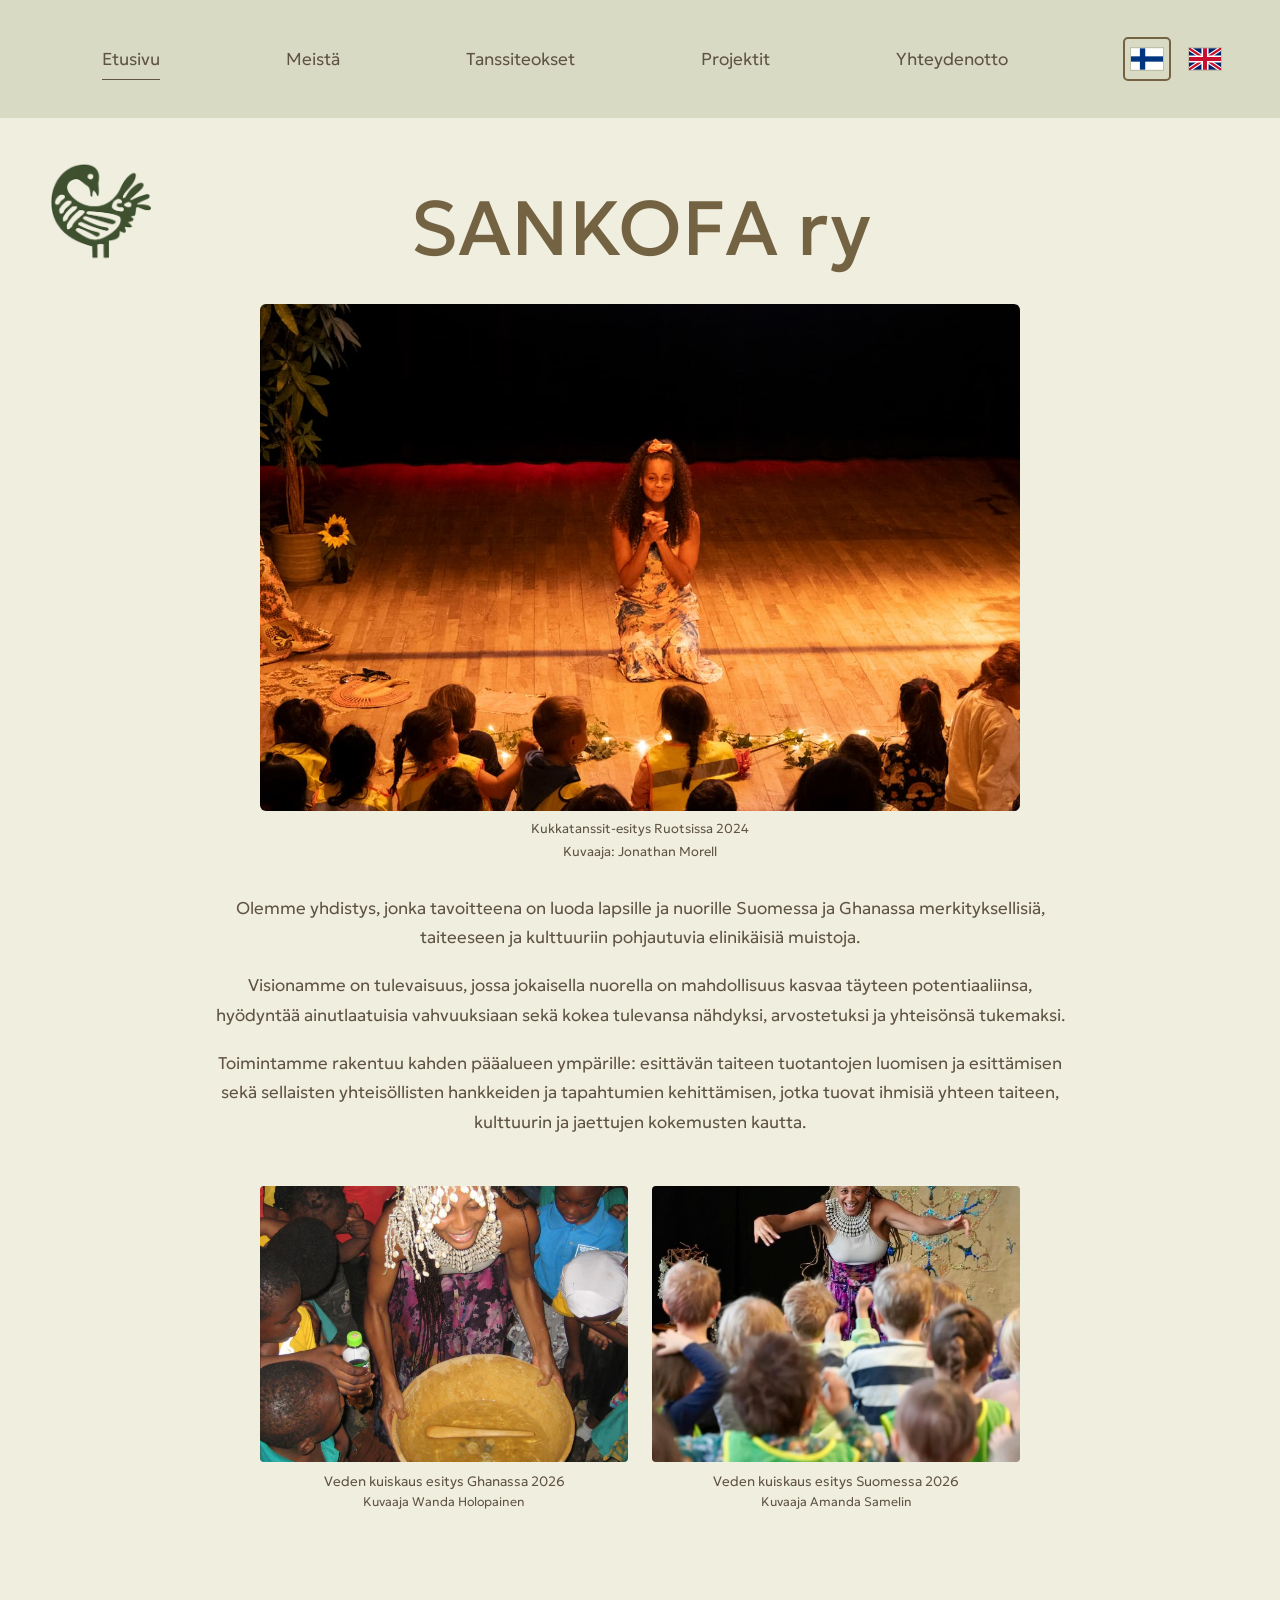
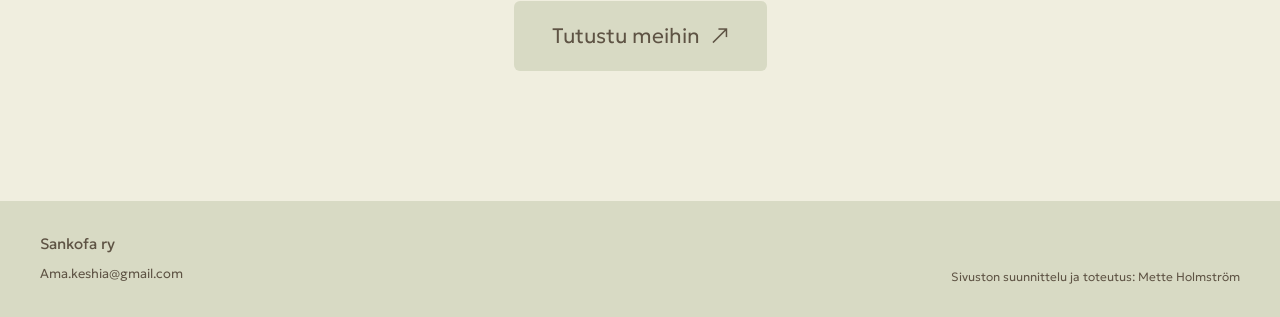
<file: index.html>
<!DOCTYPE html>
<html lang="fi">
<head>
  <meta charset="UTF-8">
  <meta name="viewport" content="width=device-width, initial-scale=1.0">

  <title>Etusivu | Sankofa ry</title>
  <meta
    name="description"
    content="Taide- ja kulttuurielämyksiä lapsille ja nuorille Suomessa ja Ghanassa."
  >

  <link rel="preconnect" href="https://fonts.googleapis.com">
  <link rel="preconnect" href="https://fonts.gstatic.com" crossorigin>
  <link
    href="https://fonts.googleapis.com/css2?family=Geologica:wght@200;300;400;500;600&display=swap"
    rel="stylesheet"
  >

  <link rel="stylesheet" href="css/styles.css">
  <script src="js/script.js" defer></script>
</head>

<body data-page="etusivu">
  <a class="skip-link" href="#main-content" data-en="Skip to content">
    Siirry sisältöön
  </a>

  <header class="site-header" id="site-header"></header>

  <main id="main-content" tabindex="-1">
    <section class="page home-page" aria-labelledby="home-heading">
     <a class="home-logo" href="index.html" aria-label="Sankofa ry">
  <img src="images/logo.png" alt="Sankofa ry">
</a> 
      <div class="home-content">
        <h1 id="home-heading">SANKOFA ry</h1>
        <figure class="home-photo">
  <img
    data-content-image="kuva"
    src="images/etusivu-kuva .jpg"
    alt="Kukkatanssit-esityksen tunnelmaa Ruotsissa vuonna 2024"
    data-alt-en="A moment from the Flower Dances performance in Sweden in 2024"
  >
<figcaption>
  <span
    data-content="kuvateksti"
    data-en="Flower Dances performance in Sweden, 2024"
  >
    Kukkatanssit-esitys Ruotsissa 2024
  </span>

  <span
    data-content="kuvaaja"
    data-en="Photo by Jonathan Morell"
  >
    Kuvaaja: Jonathan Morell
  </span>
</figcaption>

</figure>

  <p class="home-intro-text" data-content="esittely1" data-en="We are an association that aims to create meaningful, lasting memories through art and culture for children and young people in Finland and Ghana.">
  Olemme yhdistys, jonka tavoitteena on luoda lapsille ja nuorille Suomessa ja Ghanassa merkityksellisiä, taiteeseen ja kulttuuriin pohjautuvia elinikäisiä muistoja.
  </p>

  <p class="home-intro-text" data-content="esittely2" data-en="We envision a future where every young person has the opportunity to reach their full potential, draw on their unique strengths, and feel seen, valued and supported by their community.">
  Visionamme on tulevaisuus, jossa jokaisella nuorella on mahdollisuus kasvaa täyteen potentiaaliinsa, hyödyntää ainutlaatuisia vahvuuksiaan sekä kokea tulevansa nähdyksi, arvostetuksi ja yhteisönsä tukemaksi.
  </p>

  <p class="home-intro-text" data-content="esittely3" data-en="Our work is built around two main areas: creating and presenting performing arts productions, and developing community projects and events that bring people together through art, culture and shared experiences.">
  Toimintamme rakentuu kahden pääalueen ympärille: esittävän taiteen tuotantojen luomisen ja esittämisen sekä sellaisten yhteisöllisten hankkeiden ja tapahtumien kehittämisen, jotka tuovat ihmisiä yhteen taiteen, kulttuurin ja jaettujen kokemusten kautta.
  </p>

  <div class="home-images">
  <figure class="home-image-card">
   <img
  data-content-image="kuva2"
  src="images/amajalapset.jpg"
  alt="Veden kuiskaus -esitys Ghanassa"
  data-alt-en="Water's Whisper performance in Ghana"
>
    <figcaption>
<span
  data-content="kuva2_teksti"
  data-en="Waters Whisper performance in Ghana, 2026"
>
  Veden kuiskaus esitys Ghanassa 2026
</span><br>
<span
  class="image-credit"
  data-content="kuva2_kuvaaja"
  data-en="Photo: Wanda Holopainen"
>
  Kuvaaja Wanda Holopainen
</span>
    </figcaption>
  </figure>
<figure class="home-image-card">
  <img
    data-content-image="kuva3"
    src="images/vedenkuiskaus1.jpg"
    alt="Veden kuiskaus -esitys Suomessa"
    data-alt-en="Water's Whisper performance in Finland"
  >
  <figcaption>
    <span
      data-content="kuva3_teksti"
      data-en="Water's Whisper performance in Finland, 2026"
    >
      Veden kuiskaus esitys Suomessa 2026
    </span><br>
    <span
      class="image-credit"
      data-content="kuva3_kuvaaja"
      data-en="Photo: Amanda Samelin"
    >
      Kuvaaja Amanda Samelin
    </span>
  </figcaption>
</figure>

</div>

        <a class="button" href="meistä.html">
          <span data-en="Get to know us">Tutustu meihin</span>
          <span aria-hidden="true">↗</span>
        </a>
      </div>
    </section>
  </main>

  <footer class="site-footer" id="site-footer"></footer>
</body>
</html>
</file>
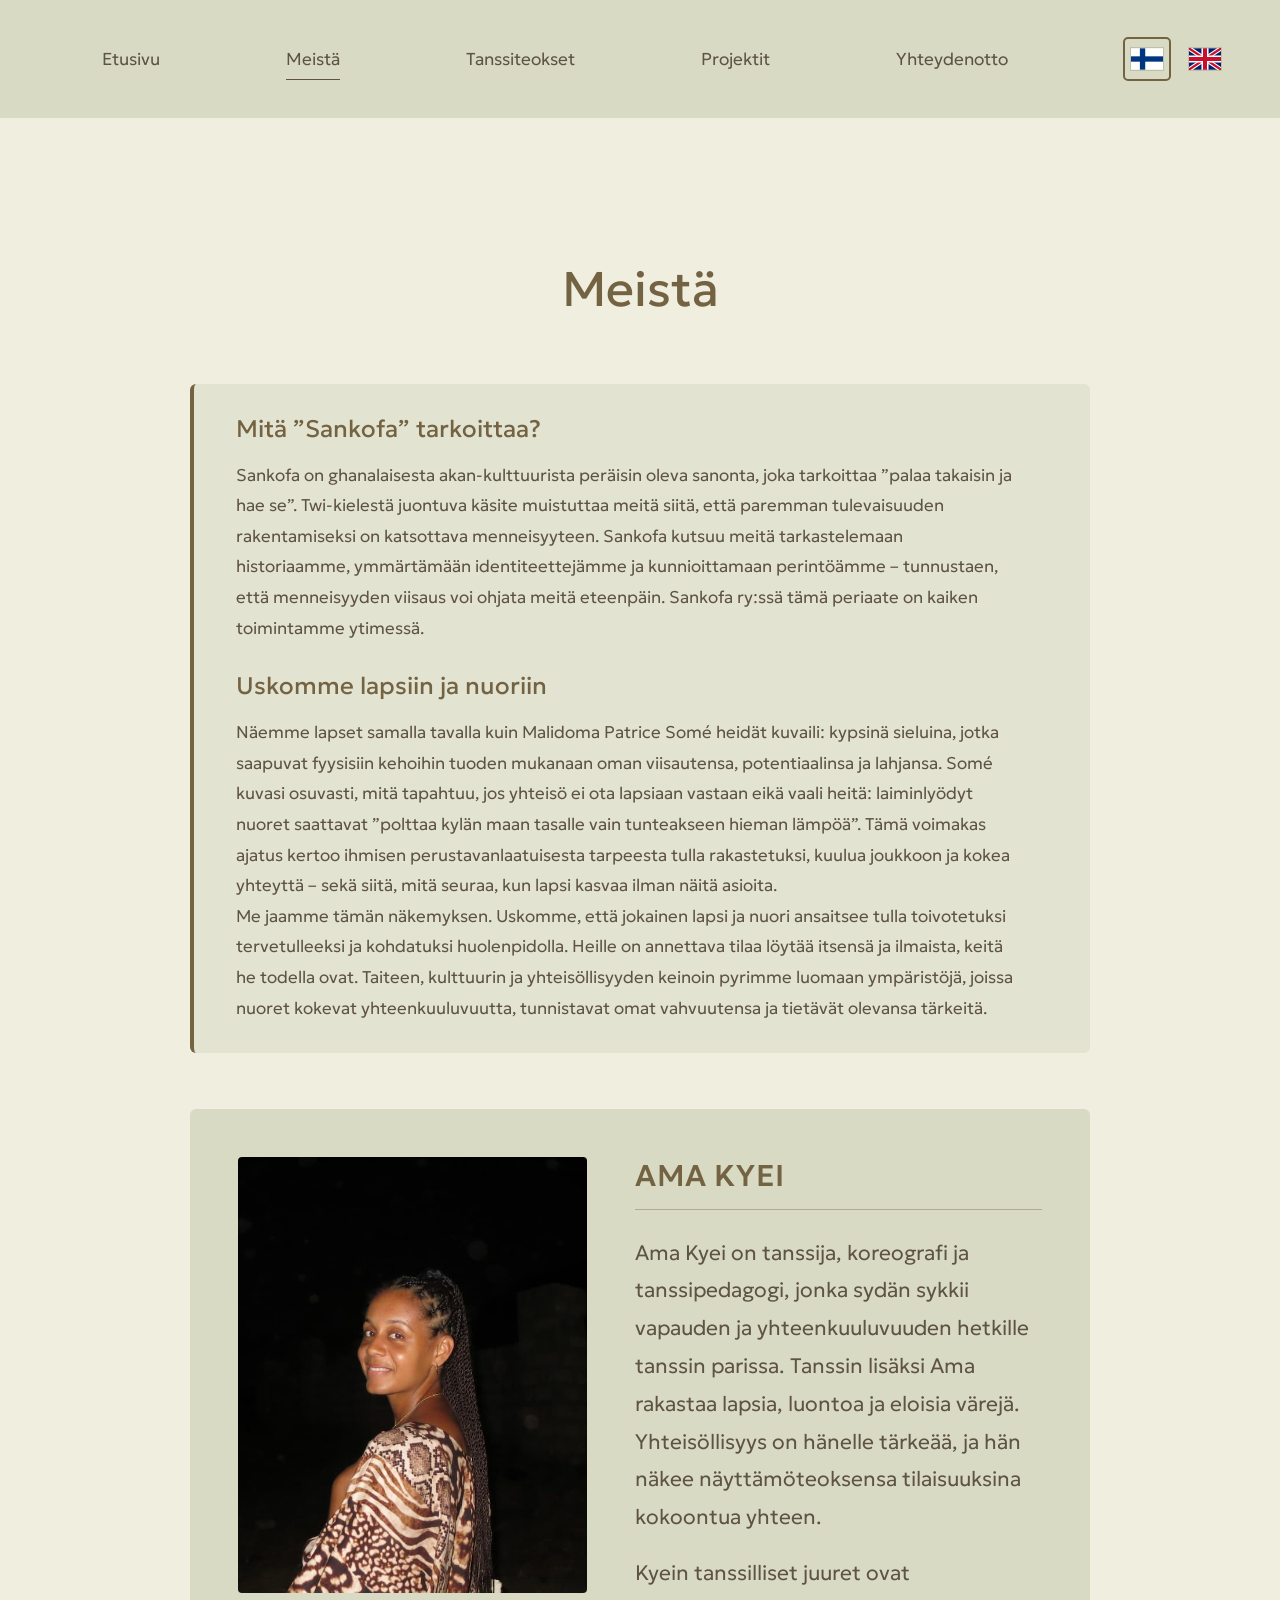
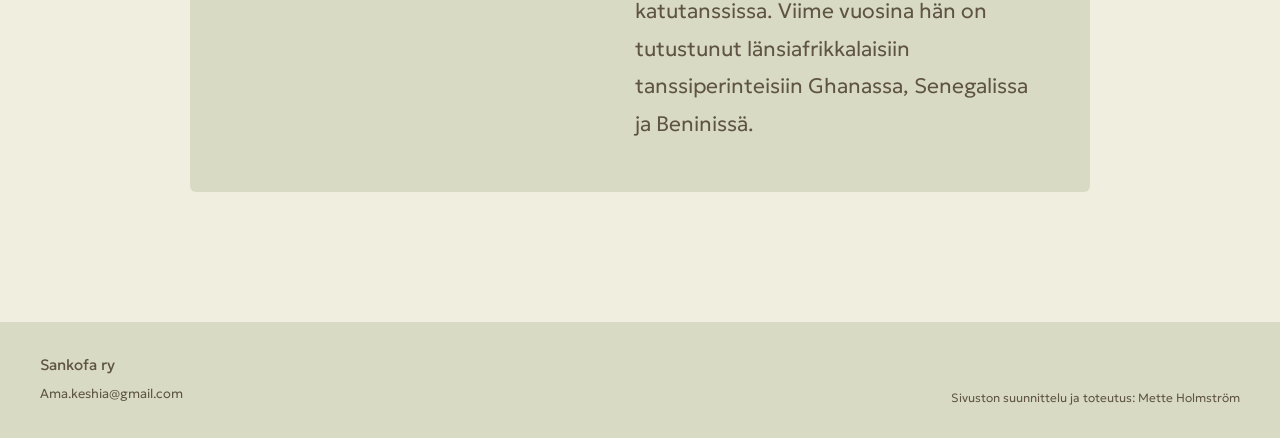
<file: meistä.html>
<!DOCTYPE html>
<html lang="fi">
<head>
  <meta charset="UTF-8">
  <meta name="viewport" content="width=device-width, initial-scale=1.0">

  <title>Meistä | Sankofa ry</title>
  <meta
    name="description"
    content="Tutustu tanssija, koreografi ja tanssipedagogi Ama Kyeihin."
  >

  <link rel="preconnect" href="https://fonts.googleapis.com">
  <link rel="preconnect" href="https://fonts.gstatic.com" crossorigin>
  <link
    href="https://fonts.googleapis.com/css2?family=Geologica:wght@200;300;400;500;600&display=swap"
    rel="stylesheet"
  >

  <link rel="stylesheet" href="css/styles.css">
  <script src="js/script.js" defer></script>
</head>

<body data-page="meista">
  <a class="skip-link" href="#main-content" data-en="Skip to content">
    Siirry sisältöön
  </a>

  <header class="site-header" id="site-header"></header>

  <main id="main-content" tabindex="-1">
    <section class="page" aria-labelledby="about-heading">
      <div class="content-container">
        <h1
          id="about-heading"
          class="page-heading"
          data-content="otsikko"
          data-en="About us"
        >
          Meistä
        </h1>
        <section class="sankofa-meaning">
  <h2 data-content="sankofa_otsikko" data-en="What does “Sankofa” mean?">
  Mitä ”Sankofa” tarkoittaa?
</h2>

  <p data-content="sankofa_teksti" data-en="Sankofa is a saying rooted in Ghanaian Akan culture, meaning “go back and get it.” The concept, which comes from the Twi language, reminds us that building a better future requires looking to the past. Sankofa invites us to reflect on our history, understand our identities and honour our heritage, recognising that the wisdom of the past can guide us forward. At Sankofa ry, this principle is at the heart of everything we do.">
    Sankofa on ghanalaisesta akan-kulttuurista peräisin oleva sanonta, joka tarkoittaa ”palaa takaisin ja hae se”. Twi-kielestä juontuva käsite muistuttaa meitä siitä, että paremman tulevaisuuden rakentamiseksi on katsottava menneisyyteen. Sankofa kutsuu meitä tarkastelemaan historiaamme, ymmärtämään identiteettejämme ja kunnioittamaan perintöämme – tunnustaen, että menneisyyden viisaus voi ohjata meitä eteenpäin. Sankofa ry:ssä tämä periaate on kaiken toimintamme ytimessä.</p>
  <h2 data-content="lapset_otsikko" data-en="We believe in children and young people">
  Uskomme lapsiin ja nuoriin
</h2>

<p data-content="lapset_teksti1" data-en="We see children as Malidoma Patrice Somé described them: mature souls who arrive in physical bodies carrying their own wisdom, potential and gifts. Somé vividly described what can happen when a community does not welcome and nurture its children: neglected young people may “burn the village down just to feel a little warmth.” This powerful idea speaks to the fundamental human need to be loved, to belong and to feel connected—and to what can happen when a child grows up without these things.">
  Näemme lapset samalla tavalla kuin Malidoma Patrice Somé heidät kuvaili: kypsinä sieluina, jotka saapuvat fyysisiin kehoihin tuoden mukanaan oman viisautensa, potentiaalinsa ja lahjansa. Somé kuvasi osuvasti, mitä tapahtuu, jos yhteisö ei ota lapsiaan vastaan eikä vaali heitä: laiminlyödyt nuoret saattavat ”polttaa kylän maan tasalle vain tunteakseen hieman lämpöä”. Tämä voimakas ajatus kertoo ihmisen perustavanlaatuisesta tarpeesta tulla rakastetuksi, kuulua joukkoon ja kokea yhteyttä – sekä siitä, mitä seuraa, kun lapsi kasvaa ilman näitä asioita.
</p>

<p data-content="lapset_teksti2" data-en="We share this perspective. We believe that every child and young person deserves to be welcomed and met with care. They need space to discover themselves and express who they truly are. Through art, culture and community, we aim to create environments where young people experience belonging, recognise their strengths and know that they matter.">
  Me jaamme tämän näkemyksen. Uskomme, että jokainen lapsi ja nuori ansaitsee tulla toivotetuksi tervetulleeksi ja kohdatuksi huolenpidolla. Heille on annettava tilaa löytää itsensä ja ilmaista, keitä he todella ovat. Taiteen, kulttuurin ja yhteisöllisyyden keinoin pyrimme luomaan ympäristöjä, joissa nuoret kokevat yhteenkuuluvuutta, tunnistavat omat vahvuutensa ja tietävät olevansa tärkeitä.
</p>
</section>
        <article class="about-card">
          <figure class="photo-frame portrait-photo">   
        <img
         data-content-image="ama_kuva"
         src="images/ama-kuva.jpg"
        alt="Ama Kyei"
>
            <span class="photo-placeholder" hidden>
              <span data-en="Add a photo of Ama Kyei">
                Lisää Ama Kyein kuva
              </span>
            </span>
          </figure>

          <div class="about-text">
            <h2 data-content="ama_otsikko">AMA KYEI</h2>
          <p
           data-content="ama_teksti1"
           data-en="Ama Kyei is a dancer, choreographer and dance pedagogue whose heart beats for finding moments of freedom and belonging through dance. Besides dance, Ama loves children, nature and vibrant colours. Community is close to her heart, and she sees her stage works as gatherings."
>

              Ama Kyei on tanssija, koreografi ja tanssipedagogi,
              jonka sydän sykkii vapauden ja yhteenkuuluvuuden
              hetkille tanssin parissa. Tanssin lisäksi Ama
              rakastaa lapsia, luontoa ja eloisia värejä.
              Yhteisöllisyys on hänelle tärkeää, ja hän näkee
              näyttämöteoksensa tilaisuuksina kokoontua yhteen.
            </p>
             <p
             data-content="ama_teksti2"
             data-en="Kyei’s dance roots are in street dance. In recent years, she has been exploring West African dance traditions in Ghana, Senegal and Benin."
            >

              Kyein tanssilliset juuret ovat katutanssissa.
              Viime vuosina hän on tutustunut länsiafrikkalaisiin
              tanssiperinteisiin Ghanassa, Senegalissa ja Beninissä.
            </p>
          </div>
        </article>
      </div>
    </section>
  </main>

  <footer class="site-footer" id="site-footer"></footer>
</body>
</html>
</file>
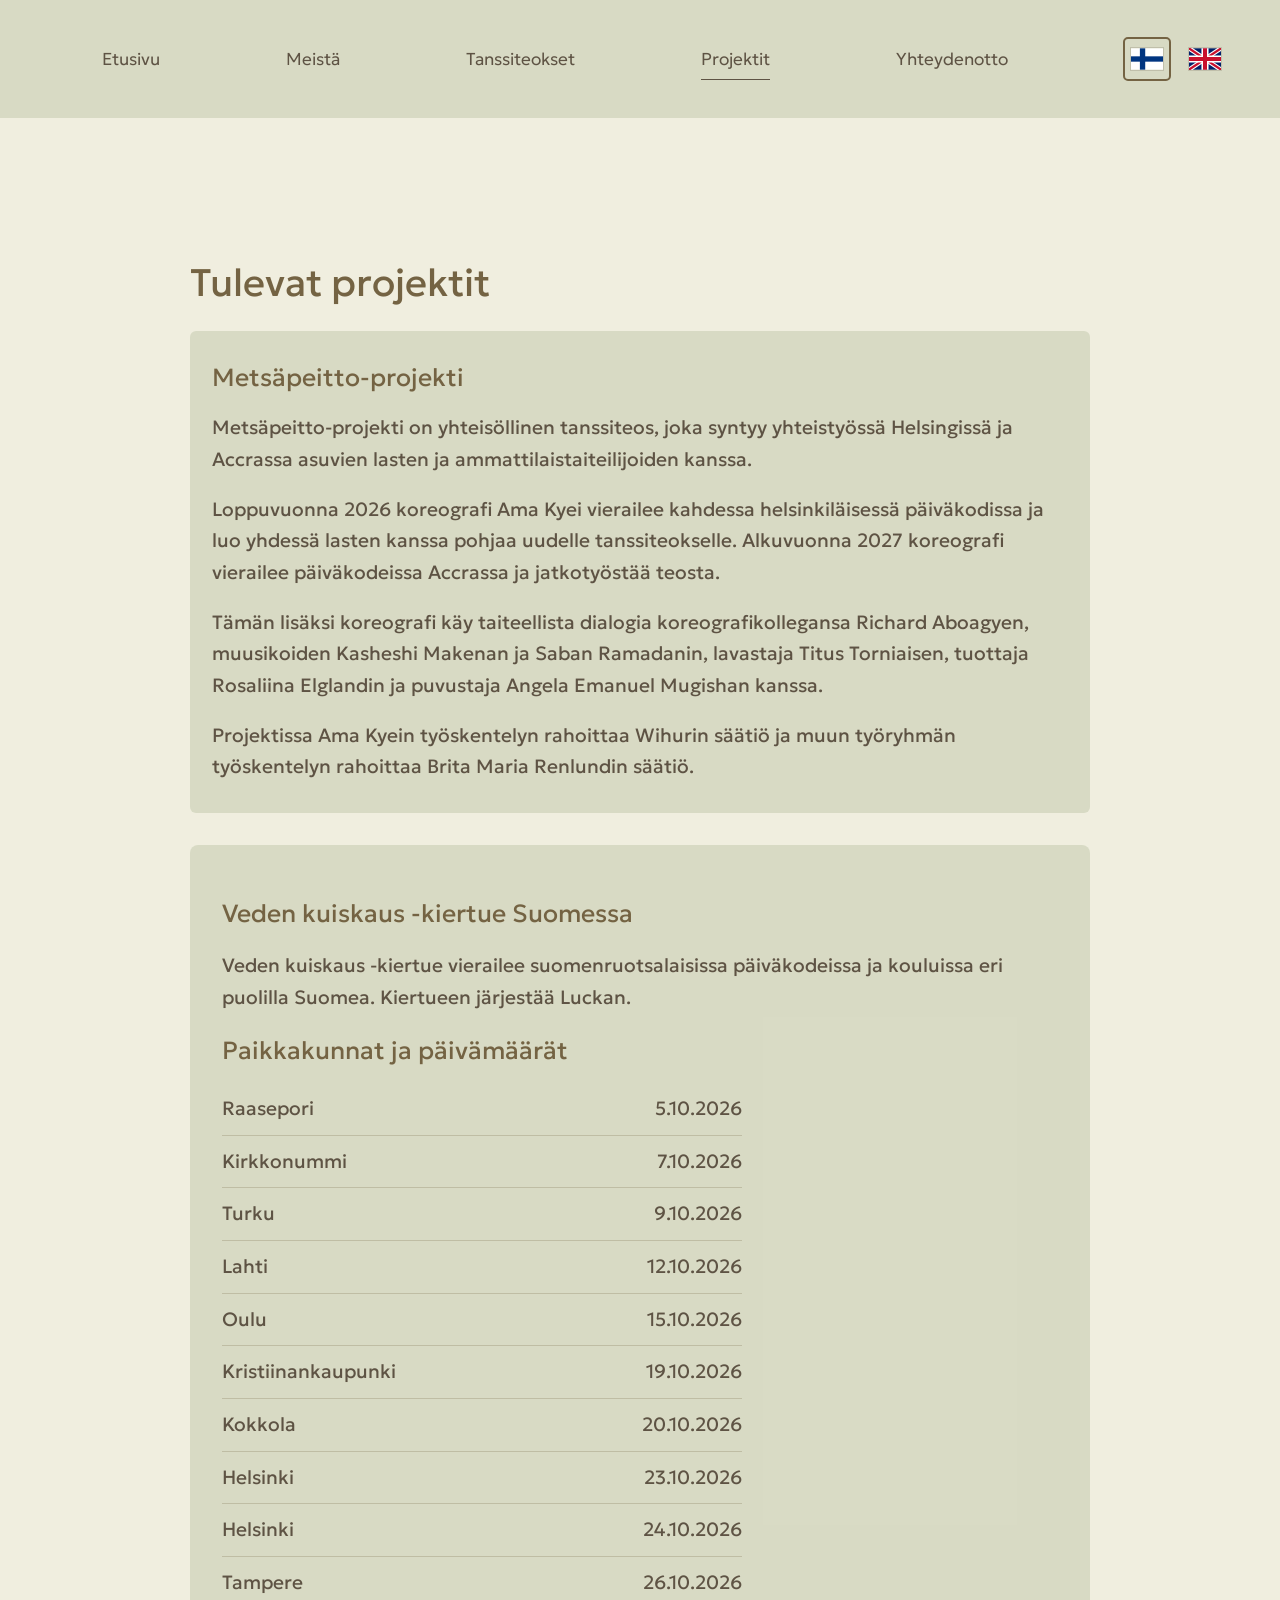
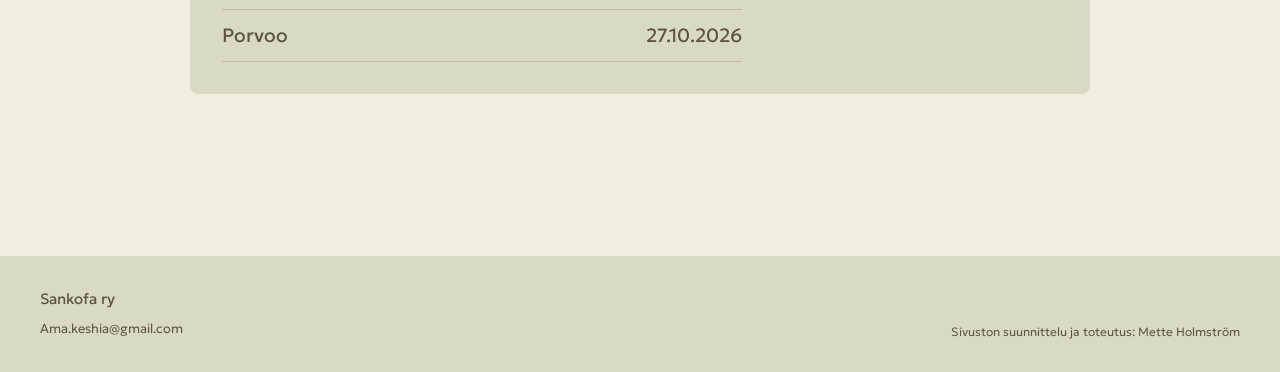
<file: projektit.html>
<!DOCTYPE html>
<html lang="fi">
<head>
  <meta charset="UTF-8">
  <meta name="viewport" content="width=device-width, initial-scale=1.0">

  <title>Projektit | Sankofa ry</title>
  <meta
    name="description"
    content="Sankofa ry:n tulevat projektit ja menneet tapahtumat."
  >

  <link rel="preconnect" href="https://fonts.googleapis.com">
  <link rel="preconnect" href="https://fonts.gstatic.com" crossorigin>
  <link
    href="https://fonts.googleapis.com/css2?family=Geologica:wght@200;300;400;500;600&display=swap"
    rel="stylesheet"
  >

  <link rel="stylesheet" href="css/styles.css">
  <script src="js/script.js" defer></script>
</head>

<body data-page="projektit">
  <a class="skip-link" href="#main-content" data-en="Skip to content">
    Siirry sisältöön
  </a>

  <header class="site-header" id="site-header"></header>

  <main id="main-content" tabindex="-1">
    <div class="page projects-page">
      <div class="content-container">

        <section aria-labelledby="projects-heading">
          <h1 id="projects-heading" data-en="Upcoming projects">
            Tulevat projektit
          </h1>

          <p
            class="projects-introduction"
            data-en="Here we share information about upcoming events."
          >
          </p>

          <!--
            Muokkaa tapahtuman tiedot tähän.
            Lisää uusi tapahtuma kopioimalla koko article-elementti.
          -->
<article class="event-card">
  <h2 data-en="Metsäpeitto project">Metsäpeitto-projekti</h2>

  <p data-en="Metsäpeitto is a community dance project created in collaboration with children and professional artists living in Helsinki and Accra.">
    Metsäpeitto-projekti on yhteisöllinen tanssiteos, joka syntyy
    yhteistyössä Helsingissä ja Accrassa asuvien lasten ja
    ammattilaistaiteilijoiden kanssa.
  </p>

  <p data-en="In late 2026, choreographer Ama Kyei will visit two daycare centres in Helsinki and work with the children to lay the foundations for a new dance piece. In early 2027, she will visit daycare centres in Accra to develop the piece further.">
    Loppuvuonna 2026 koreografi Ama Kyei vierailee kahdessa
    helsinkiläisessä päiväkodissa ja luo yhdessä lasten kanssa
    pohjaa uudelle tanssiteokselle. Alkuvuonna 2027 koreografi
    vierailee päiväkodeissa Accrassa ja jatkotyöstää teosta.
  </p>

  <p data-en="The choreographer will also engage in artistic dialogue with fellow choreographer Richard Aboagye, musicians Kasheshi Makena and Saban Ramadan, set designer Titus Torniainen, producer Rosaliina Elgland and costume designer Angela Emanuel Mugisha.">
    Tämän lisäksi koreografi käy taiteellista dialogia
    koreografikollegansa Richard Aboagyen, muusikoiden
    Kasheshi Makenan ja Saban Ramadanin, lavastaja Titus
    Torniaisen, tuottaja Rosaliina Elglandin ja puvustaja
    Angela Emanuel Mugishan kanssa.
  </p>

  <p data-en="Ama Kyei’s work on the project is funded by the Wihuri Foundation, while the work of the rest of the artistic team is funded by the Brita Maria Renlund Foundation.">
    Projektissa Ama Kyein työskentelyn rahoittaa Wihurin
    säätiö ja muun työryhmän työskentelyn rahoittaa
    Brita Maria Renlundin säätiö.
  </p>
</article>
<article class="tour-project">
  <h2 data-en="Water’s Whisper Tour in Finland">
    Veden kuiskaus -kiertue Suomessa
  </h2>

  <p data-en="The Water’s Whisper tour will visit Swedish-speaking preschools and schools across Finland. The tour is organized by Luckan.">
    Veden kuiskaus -kiertue vierailee suomenruotsalaisissa päiväkodeissa ja
    kouluissa eri puolilla Suomea. Kiertueen järjestää Luckan.
  </p>

  <h3 data-en="Locations and dates">Paikkakunnat ja päivämäärät</h3>

  <ul class="tour-dates">
    <li><span data-en="Raseborg">Raasepori</span><span data-en="5 October 2026">5.10.2026</span></li>
    <li><span>Kirkkonummi</span><span data-en="7 October 2026">7.10.2026</span></li>
    <li><span>Turku</span><span data-en="9 October 2026">9.10.2026</span></li>
    <li><span>Lahti</span><span data-en="12 October 2026">12.10.2026</span></li>
    <li><span>Oulu</span><span data-en="15 October 2026">15.10.2026</span></li>
    <li><span>Kristiinankaupunki</span><span data-en="19 October 2026">19.10.2026</span></li>
    <li><span>Kokkola</span><span data-en="20 October 2026">20.10.2026</span></li>
    <li><span>Helsinki</span><span data-en="23 October 2026">23.10.2026</span></li>
    <li><span>Helsinki</span><span data-en="24 October 2026">24.10.2026</span></li>
    <li><span>Tampere</span><span data-en="26 October 2026">26.10.2026</span></li>
    <li><span>Porvoo</span><span data-en="27 October 2026">27.10.2026</span></li>
  </ul>
  </article>
  <!-- Hallintapaneelista lisätyt projektit -->
  <div id="new-projects"></div>
        </section>
      </div>
    </div>
  </main>

  <footer class="site-footer" id="site-footer"></footer>
</body>
</html>
</file>
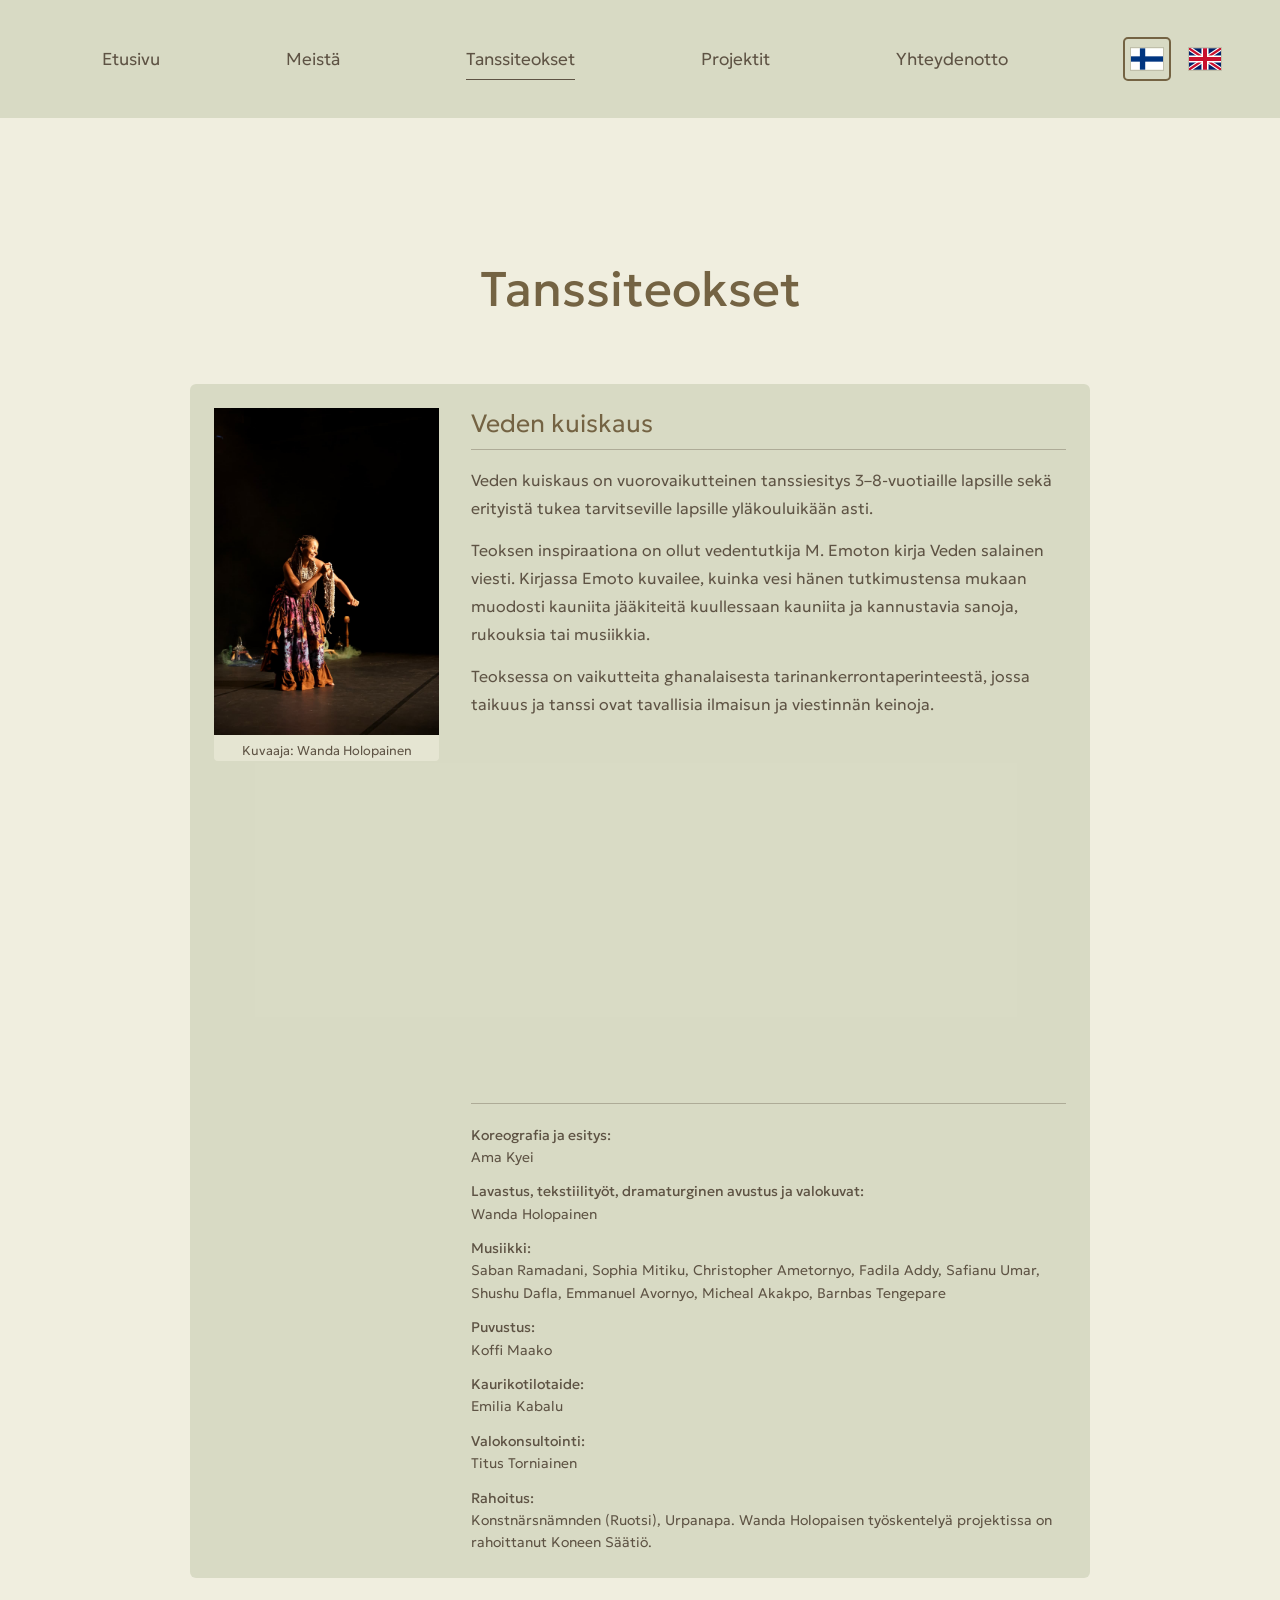
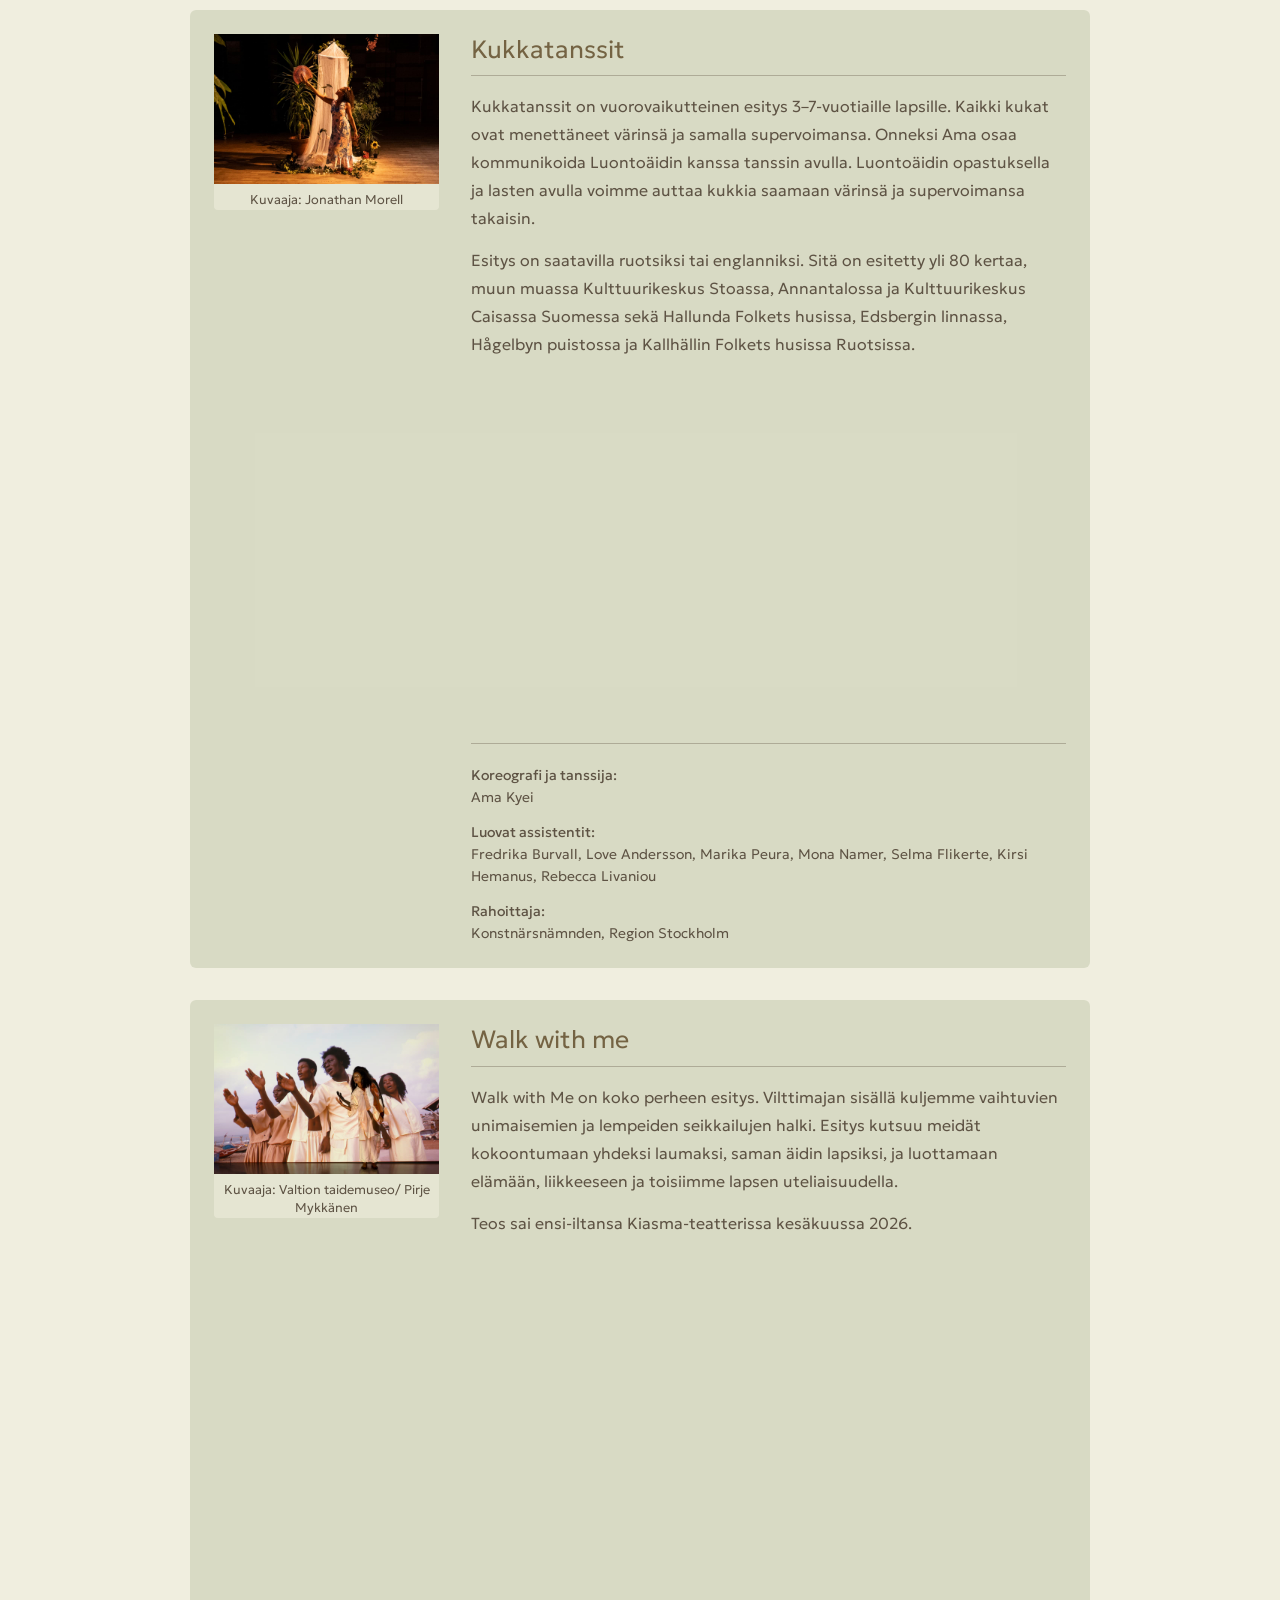
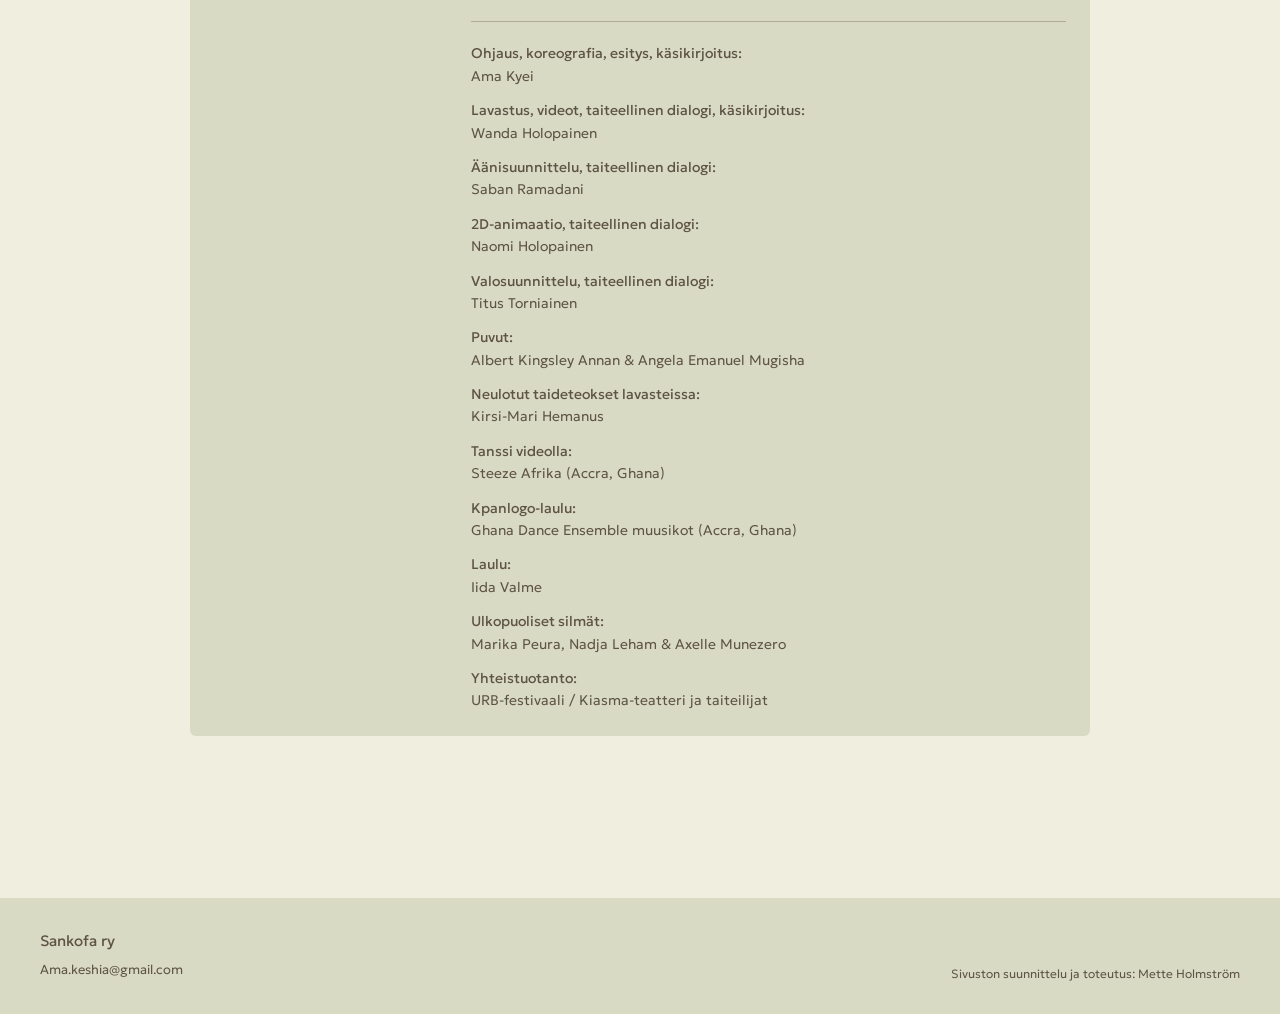
<file: tanssiteokset.html>
<!DOCTYPE html>
<html lang="fi">
<head>
  <meta charset="UTF-8">
  <meta name="viewport" content="width=device-width, initial-scale=1.0">

  <title>Tanssiteokset | Sankofa ry</title>
  <meta
    name="description"
    content="Tutustu teoksiin Veden kuiskaus, Kukkatanssi ja Walk with Me."
  >

  <link rel="preconnect" href="https://fonts.googleapis.com">
  <link rel="preconnect" href="https://fonts.gstatic.com" crossorigin>
  <link
    href="https://fonts.googleapis.com/css2?family=Geologica:wght@200;300;400;500;600&display=swap"
    rel="stylesheet"
  >

  <link rel="stylesheet" href="css/styles.css">
  <script src="js/script.js" defer></script>
</head>

<body data-page="tanssiteokset">
  <a class="skip-link" href="#main-content" data-en="Skip to content">
    Siirry sisältöön
  </a>

  <header class="site-header" id="site-header"></header>

  <main id="main-content" tabindex="-1">
    <section class="page" aria-labelledby="performances-heading">
      <div class="content-container">
        <h1
          id="performances-heading"
          class="page-heading"
          data-en="Performances"
        >
          Tanssiteokset
        </h1>

        
        <div class="performance-list" id="performance-list">

          <!-- VEDEN KUISKAUS -->
          <article class="performance-card">
            <figure class="photo-frame performance-photo vertical-photo">
              <img
                src="images/veden-kuiskaus.jpg"
                alt="Veden kuiskaus -tanssiesitys"
                data-alt-en="Waters Whisper dance performance"
                loading="lazy"
              >

              <span class="photo-placeholder" hidden>
                <span data-en="Add a performance photo">
                  Lisää teoksen kuva
                </span>
              </span>
                  <figcaption class="photo-credit" data-en="Photo: Wanda Holopainen">
                    Kuvaaja: Wanda Holopainen
                  </figcaption>
            </figure>

            <div class="performance-text">
              <h2 data-en="Waters Whisper">Veden kuiskaus</h2>

              <p
                data-en="Waters Whisper is an interactive dance performance for children aged 3–8 and children with special needs up to middle school age."
              >
                Veden kuiskaus on vuorovaikutteinen tanssiesitys
                3–8-vuotiaille lapsille sekä erityistä tukea
                tarvitseville lapsille yläkouluikään asti.
              </p>

              <p
                data-en="The work was inspired by M. Emoto’s book The Hidden Messages of Water. In the book, Emoto describes how, according to his studies, water formed beautiful ice crystals when it heard beautiful and encouraging words, prayers or music."
              >
                Teoksen inspiraationa on ollut vedentutkija
                M. Emoton kirja Veden salainen viesti. Kirjassa
                Emoto kuvailee, kuinka vesi hänen tutkimustensa
                mukaan muodosti kauniita jääkiteitä kuullessaan
                kauniita ja kannustavia sanoja, rukouksia tai
                musiikkia.
              </p>

              <p
                data-en="The work draws on the Ghanaian storytelling tradition, in which magic and dance are common means of expression and communication."
              >
                Teoksessa on vaikutteita ghanalaisesta
                tarinankerrontaperinteestä, jossa taikuus ja
                tanssi ovat tavallisia ilmaisun ja viestinnän
                keinoja.
              </p>
             <div class="trailer-video">
              <iframe
              src="https://www.youtube-nocookie.com/embed/IlhIDtXsCGw"
              title="Veden kuiskaus -traileri / Waters Whisper trailer"
              referrerpolicy="strict-origin-when-cross-origin"
              loading="lazy"
              allow="accelerometer; autoplay; clipboard-write; encrypted-media; gyroscope; picture-in-picture; web-share"
              allowfullscreen
              ></iframe>
              </div>

<dl class="credits">
  <div>
    <dt data-en="Choreography and performance:">
      Koreografia ja esitys:
    </dt>
    <dd>Ama Kyei</dd>
  </div>
  <div>
    <dt
      data-en="Scenography, textile work, dramaturgical assistance and photography:"
    >
      Lavastus, tekstiilityöt, dramaturginen avustus ja valokuvat:
    </dt>
    <dd>Wanda Holopainen</dd>
  </div>

  <div>
    <dt data-en="Music:">Musiikki:</dt>
    <dd>
      Saban Ramadani, Sophia Mitiku, Christopher Ametornyo,
      Fadila Addy, Safianu Umar, Shushu Dafla, Emmanuel Avornyo,
      Micheal Akakpo, Barnbas Tengepare
    </dd>
  </div>

  <div>
    <dt data-en="Costume:">Puvustus:</dt>
    <dd>Koffi Maako</dd>
  </div>

  <div>
    <dt data-en="Cowrie shell art:">Kaurikotilotaide:</dt>
    <dd>Emilia Kabalu</dd>
  </div>

  <div>
    <dt data-en="Lighting consultation:">Valokonsultointi:</dt>
    <dd>Titus Torniainen</dd>
  </div>

  <div>
    <dt data-en="Funding:">Rahoitus:</dt>
    <dd
      data-en="Konstnärsnämnden (Sweden), Urpanapa. Wanda Holopainen’s work on the project was funded by the Kone Foundation."
    >
      Konstnärsnämnden (Ruotsi), Urpanapa.
      Wanda Holopaisen työskentelyä projektissa on rahoittanut
      Koneen Säätiö.
    </dd>
  </div>
</dl>
          </article>

          <!-- KUKKATANSSI -->
          <article class="performance-card">
            <figure class="photo-frame performance-photo landscape-photo">
              <img
                src="images/Blomdanser.jpg"
                alt="Kukkatanssi-esitys"
                data-alt-en="Kukkatanssit / Blomdanser performance"
                loading="lazy"
              >

              <span class="photo-placeholder" hidden>
                <span data-en="Add a performance photo">
                  Lisää teoksen kuva
                </span>
              </span>
              <figcaption class="photo-credit" data-en="Photo: Jonathan Morell">
                    Kuvaaja: Jonathan Morell
                  </figcaption>
            </figure>

            <div class="performance-text">
              <h2 data-en="Flower Dances">Kukkatanssit</h2>

              <p
                data-en="Flower Dances is an interactive performance for children aged 3–7. All the flowers have lost their colours and, with them, their superpowers. Luckily, Ama can communicate with Mother Nature through dance. With Mother Nature’s guidance and the children’s help, we can help the flowers regain their colours and superpowers."
              >
                Kukkatanssit on vuorovaikutteinen esitys
                3–7-vuotiaille lapsille. Kaikki kukat ovat
                menettäneet värinsä ja samalla supervoimansa.
                Onneksi Ama osaa kommunikoida Luontoäidin kanssa
                tanssin avulla. Luontoäidin opastuksella ja
                lasten avulla voimme auttaa kukkia saamaan
                värinsä ja supervoimansa takaisin.
              </p>

              <p
                data-en="The performance is available in Swedish or English. It has been performed more than 80 times, including at Stoa, Annantalo and Caisa in Finland, and Hallunda Folkets hus, Edsberg Castle, Hågelby Park and Kallhäll Folkets hus in Sweden."
              >
                Esitys on saatavilla ruotsiksi tai englanniksi.
                Sitä on esitetty yli 80 kertaa, muun muassa
                Kulttuurikeskus Stoassa, Annantalossa ja
                Kulttuurikeskus Caisassa Suomessa sekä Hallunda
                Folkets husissa, Edsbergin linnassa, Hågelbyn
                puistossa ja Kallhällin Folkets husissa Ruotsissa.
              </p>
              <div class="trailer-video">
              <iframe
              src="https://www.youtube-nocookie.com/embed/CN6L8rv5pLM"
              title="Kukkatanssit-traileri / Flower Dances trailer"
              referrerpolicy="strict-origin-when-cross-origin"
              loading="lazy"
              allow="accelerometer; autoplay; clipboard-write; encrypted-media; gyroscope; picture-in-picture; web-share"
              allowfullscreen
              ></iframe>
              </div>

              <dl class="credits">
                <div>
                  <dt data-en="Choreography and dance:">
                    Koreografi ja tanssija:
                  </dt>
                  <dd>Ama Kyei</dd>
                </div>

                <div>
                  <dt data-en="Creative assistants:">
                    Luovat assistentit:
                  </dt>
                  <dd>
                    Fredrika Burvall, Love Andersson,
                    Marika Peura, Mona Namer, Selma Flikerte,
                    Kirsi Hemanus, Rebecca Livaniou
                  </dd>
                </div>

                <div>
                  <dt data-en="Funding:">Rahoittaja:</dt>
                  <dd>Konstnärsnämnden, Region Stockholm</dd>
                </div>
              </dl>
            </div>
          </article>

          <!-- WALK WITH ME -->
          <article class="performance-card">
            <figure class="photo-frame performance-photo landscape-photo">
              <img
                src="images/Walk-with-me .jpg"
                alt="Walk with Me -esityksen esiintyjät"
                data-alt-en="Performers in Walk with Me"
                loading="lazy"
              >

              <span class="photo-placeholder" hidden>
                <span data-en="Add a performance photo">
                  Lisää teoksen kuva
                </span>
              </span>
                 <figcaption class="photo-credit" data-en="Photo: Finnish National Gallery/ Pirje Mykkänen">
                    Kuvaaja: Valtion taidemuseo/ Pirje Mykkänen
                  </figcaption>
            </figure>

            <div class="performance-text">
              <h2>Walk with me</h2>

              <p
                data-en="Walk with Me is a performance for the whole family. Inside a blanket tent, we journey through shifting dreamscapes and gentle adventures. The performance invites us to come together as a herd, born from the same mother, and to trust life, movement and one another with the curiosity of a child."
              >
                Walk with Me on koko perheen esitys.
                Vilttimajan sisällä kuljemme vaihtuvien
                unimaisemien ja lempeiden seikkailujen halki.
                Esitys kutsuu meidät kokoontumaan yhdeksi
                laumaksi, saman äidin lapsiksi, ja luottamaan
                elämään, liikkeeseen ja toisiimme lapsen
                uteliaisuudella.
              </p>

              <p
                data-en="The piece premiered at Kiasma Theatre in June 2026."
              >
                Teos sai ensi-iltansa Kiasma-teatterissa
                kesäkuussa 2026.
              </p>
              <div class="trailer-video">
              <iframe
              src="https://www.youtube-nocookie.com/embed/e3I7eZO3fpY"
              title="Walk with Me -traileri"
              referrerpolicy="strict-origin-when-cross-origin"
              loading="lazy"
              allow="accelerometer; autoplay; clipboard-write; encrypted-media; gyroscope; picture-in-picture; web-share"
              allowfullscreen
              ></iframe>
              </div>
              <dl class="credits">
                <div>
                  <dt
                    data-en="Direction, choreography, performance and script:"
                  >
                    Ohjaus, koreografia, esitys, käsikirjoitus:
                  </dt>
                  <dd>Ama Kyei</dd>
                </div>

                <div>
                  <dt
                    data-en="Set design, videos, artistic dialogue and script:"
                  >
                    Lavastus, videot, taiteellinen dialogi,
                    käsikirjoitus:
                  </dt>
                  <dd>Wanda Holopainen</dd>
                </div>

                <div>
                  <dt data-en="Sound design and artistic dialogue:">
                    Äänisuunnittelu, taiteellinen dialogi:
                  </dt>
                  <dd>Saban Ramadani</dd>
                </div>

                <div>
                  <dt data-en="2D animation and artistic dialogue:">
                    2D-animaatio, taiteellinen dialogi:
                  </dt>
                  <dd>Naomi Holopainen</dd>
                </div>

                <div>
                  <dt data-en="Lighting design and artistic dialogue:">
                    Valosuunnittelu, taiteellinen dialogi:
                  </dt>
                  <dd>Titus Torniainen</dd>
                </div>

                <div>
                  <dt data-en="Costumes:">Puvut:</dt>
                  <dd>
                    Albert Kingsley Annan &amp;
                    Angela Emanuel Mugisha
                  </dd>
                </div>

                <div>
                  <dt data-en="Knitted artworks in the set:">
                    Neulotut taideteokset lavasteissa:
                  </dt>
                  <dd>Kirsi-Mari Hemanus</dd>
                </div>

                <div>
                  <dt data-en="Dance on video:">
                    Tanssi videolla:
                  </dt>
                  <dd>Steeze Afrika (Accra, Ghana)</dd>
                </div>

                <div>
                  <dt data-en="Kpanlogo song:">
                    Kpanlogo-laulu:
                  </dt>
                  <dd
                    data-en="Ghana Dance Ensemble musicians (Accra, Ghana)"
                  >
                    Ghana Dance Ensemble muusikot (Accra, Ghana)
                  </dd>
                </div>

                <div>
                  <dt data-en="Vocals:">Laulu:</dt>
                  <dd>Iida Valme</dd>
                </div>

                <div>
                  <dt data-en="Outside eyes:">
                    Ulkopuoliset silmät:
                  </dt>
                  <dd>
                    Marika Peura, Nadja Leham &amp;
                    Axelle Munezero
                  </dd>
                </div>

                <div>
                  <dt data-en="Co-production:">
                    Yhteistuotanto:
                  </dt>
                  <dd
                    data-en="URB Festival / Kiasma Theatre and the artists"
                  >
                    URB-festivaali / Kiasma-teatteri ja taiteilijat
                  </dd>
                </div>

                <!-- Lisää mahdolliset muut tekijät ja tukijat tähän. -->
              </dl>
            </div>
          </article>
          <!-- Hallintapaneelista lisätyt tanssiteokset -->
          <div id="new-performances"></div>
        </div>
      </div>
    </section>
  </main>

  <footer class="site-footer" id="site-footer"></footer>
</body>
</html>
</file>
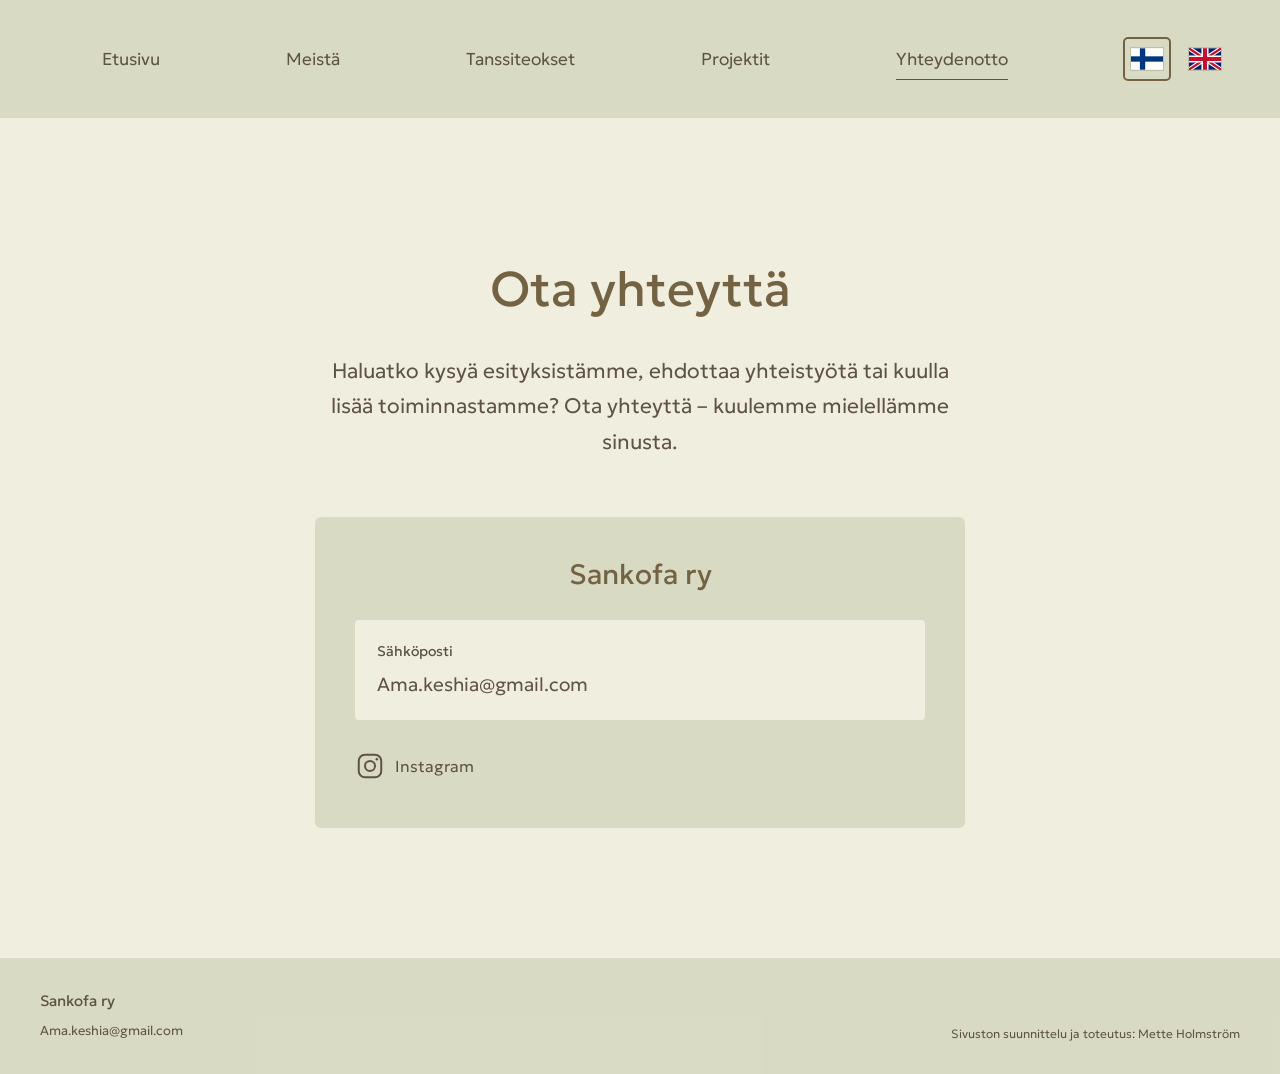
<file: yhteydenotto.html>
<!DOCTYPE html>
<html lang="fi">
<head>
  <meta charset="UTF-8">
  <meta name="viewport" content="width=device-width, initial-scale=1.0">

  <title>Yhteydenotto | Sankofa ry</title>
  <meta
    name="description"
    content="Ota yhteyttä Sankofa ry:hyn ja kysy esityksistä tai yhteistyöstä."
  >

  <link rel="preconnect" href="https://fonts.googleapis.com">
  <link rel="preconnect" href="https://fonts.gstatic.com" crossorigin>
  <link
    href="https://fonts.googleapis.com/css2?family=Geologica:wght@200;300;400;500;600&display=swap"
    rel="stylesheet"
  >

  <link rel="stylesheet" href="css/styles.css">
  <script src="js/script.js" defer></script>
</head>

<body data-page="yhteydenotto">
  <a class="skip-link" href="#main-content" data-en="Skip to content">
    Siirry sisältöön
  </a>

  <header class="site-header" id="site-header"></header>

  <main id="main-content" tabindex="-1">
    <section class="page contact-page" aria-labelledby="contact-heading">
      <div class="content-container">
        <h1
          id="contact-heading"
          class="page-heading"
          data-en="Get in touch"
        >
          Ota yhteyttä
        </h1>

        <p
          class="page-introduction contact-introduction"
          data-en="Would you like to ask about our performances, suggest a collaboration or hear more about our work? Get in touch — we would love to hear from you."
        >
          Haluatko kysyä esityksistämme, ehdottaa yhteistyötä
          tai kuulla lisää toiminnastamme? Ota yhteyttä –
          kuulemme mielellämme sinusta.
        </p>

        <!-- Yhteystiedot päivitetään js/script.js-tiedoston alussa. -->
        <div class="contact-card">
          <h2 data-contact="name">Sankofa ry</h2>

          <dl class="contact-details">
            <div data-contact-row="email">
              <dt data-en="Email">Sähköposti</dt>
              <dd>
                <a
                  href="mailto:Ama.keshia@gmail.com"
                  data-contact="email"
                >
                  Info.sankofary@gmail.com
                </a>
              </dd>
            </div>
          </dl>
<a class="contact-instagram"
   href="https://www.instagram.com/sankofary/"
   target="_blank"
   rel="noopener noreferrer"
   aria-label="Sankofa ry Instagramissa">
  <svg
    width="30"
    height="30"
    viewBox="0 0 24 24"
    fill="none"
    stroke="currentColor"
    stroke-width="1.6"
    stroke-linecap="round"
    stroke-linejoin="round"
    aria-hidden="true"
  >
    <rect x="3" y="3" width="18" height="18" rx="5"></rect>
    <circle cx="12" cy="12" r="4"></circle>
    <circle
      cx="17.5"
      cy="6.5"
      r="1"
      fill="currentColor"
      stroke="none"
    ></circle>
  </svg>

  <span>Instagram</span>
</a>
        </div>
      </div>
    </section>
  </main>

  <footer class="site-footer" id="site-footer"></footer>
</body>
</html>
</file>
<file: css/styles.css>
/* VÄRIT JA PERUSASETUKSET */

:root {
  --background: #f0eedf;
  --heading: #746343;
  --text: #5e5344;

  /* Laatikon taustan peittävyys 80 %, tekstit täysin peittäviä. */
  --box: rgba(211, 214, 190, 0.8);

  --button-background: #5e5344;
  --button-text: #f0eedf;
  --border: rgba(94, 83, 68, 0.35);

  --content-width: 900px;
  --radius: 6px;
}

* {
  box-sizing: border-box;
}

html {
  min-width: 320px;
}

body {
  margin: 0;
  min-height: 100vh;
  display: flex;
  flex-direction: column;

  background: var(--background);
  color: var(--text);

  font-family: "Geologica", sans-serif;
  font-size: 17px;
  font-weight: 300;
  line-height: 1.75;

  -webkit-font-smoothing: antialiased;
}

button,
select,
input,
textarea {
  font: inherit;
}

button,
select {
  color: inherit;
}

button,
select,
.button {
  cursor: pointer;
}

a {
  color: inherit;
  text-underline-offset: 5px;
}

img {
  display: block;
  max-width: 100%;
}

figure,
p,
h1,
h2,
h3,
dl,
dd {
  margin: 0;
}

h1,
h2,
h3 {
  color: var(--heading);
  font-weight: 400;
  line-height: 1.25;
}

h1 {
  font-size: clamp(36px, 3.8vw, 60px);
}

h2 {
  font-size: 26px;
}

h3 {
  font-size: 22px;
}

p + p {
  margin-top: 18px;
}

[hidden] {
  display: none !important;
}

a:focus-visible,
button:focus-visible,
select:focus-visible {
  outline: 2px solid var(--heading);
  outline-offset: 6px;
}

main:focus {
  outline: none;
}

.visually-hidden {
  position: absolute;
  width: 1px;
  height: 1px;
  overflow: hidden;
  clip-path: inset(50%);
  white-space: nowrap;
}

.skip-link {
  position: fixed;
  top: 12px;
  left: 12px;
  z-index: 100;

  padding: 10px 16px;
  border-radius: var(--radius);

  background: var(--button-background);
  color: var(--button-text);

  transform: translateY(-160%);
}

.skip-link:focus {
  transform: translateY(0);
}


/* YLÄVALIKKO */

.site-header {
  width: 100%;
  background: var(--box);
}

.header-inner {
  width: min(1720px, 92%);
  min-height: 118px;
  margin-inline: auto;

  display: flex;
  align-items: center;
  gap: clamp(30px, 5vw, 100px);
}

.main-navigation {
  flex: 1;
  display: flex;
  align-items: center;
  justify-content: space-around;
  gap: 24px;
}

.main-navigation a {
  position: relative;
  padding-block: 10px;

  font-size: clamp(16px, 1.35vw, 23px);
  font-weight: 300;
  text-decoration: none;
  white-space: nowrap;
}

.main-navigation a::after {
  content: "";
  position: absolute;
  right: 0;
  bottom: 4px;
  left: 0;

  height: 1px;
  background: currentColor;

  transform: scaleX(0);
  transition: transform 180ms ease;
}

.main-navigation a:hover::after,
.main-navigation a[aria-current="page"]::after {
  transform: scaleX(1);
}

.menu-toggle {
  display: none;
  align-items: center;
  gap: 10px;

  padding: 8px 0;
  border: 0;
  background: transparent;
}

.menu-symbol {
  font-size: 24px;
  line-height: 1;
}


/* KIELIVALINTA */

.language-picker {
  position: relative;
  flex-shrink: 0;
}

.language-picker select {
  appearance: none;
  width: 120px;
  min-height: 44px;
  padding: 8px 30px 8px 10px;

  border: 0;
  border-radius: 3px;
  background: transparent;

  font-size: 16px;
  font-weight: 300;
}

.language-picker option {
  color: var(--text);
  background: var(--background);
}

.select-arrow {
  position: absolute;
  top: 50%;
  right: 7px;

  transform: translateY(-50%);
  pointer-events: none;
}


/* SIVUJEN YHTEISET ASETUKSET */

main {
  flex: 1;
}

.page {
  padding: clamp(90px, 11vw, 205px) 28px 130px;
}

.content-container {
  max-width: var(--content-width);
  margin-inline: auto;
}

.page-heading {
  margin-bottom: 64px;
  text-align: center;
}

.page-introduction {
  max-width: 620px;
  margin: -30px auto 56px;

  font-size: 21px;
  line-height: 1.7;
  text-align: center;
}


/* ETUSIVU */

.home-page {
  min-height: calc(100svh - 118px);
  padding-top: clamp(100px, 15vw, 285px);
  padding-bottom: 130px;
}

.home-content {
  max-width: 850px;
  margin-inline: auto;
  text-align: center;
}

.home-content h1 {
  font-size: clamp(44px, 4.3vw, 68px);
  font-weight: 400;
}

.home-introduction {
  max-width: 810px;
  margin: 64px auto 68px;

  font-size: clamp(20px, 1.8vw, 28px);
  font-weight: 300;
  font-style: italic;
  line-height: 1.65;
}


/* PAINIKKEET */

.button {
  display: inline-flex;
  align-items: center;
  justify-content: center;
  gap: 10px;

  min-height: 58px;
  padding: 17px 38px;

  border: 0;
  border-radius: var(--radius);

  background: var(--box);
  color: var(--text);

  font-size: 21px;
  font-weight: 300;
  text-decoration: none;

  transition:
    background-color 180ms ease,
    transform 180ms ease;
}

.button:hover {
  background: #cbd0b2;
  transform: translateY(-2px);
}

.button-dark {
  background: var(--button-background);
  color: var(--button-text);
}

.button-dark:hover {
  background: #4e4538;
}


/* MEISTÄ */

.about-card {
  display: grid;
  grid-template-columns: minmax(0, 0.9fr) minmax(0, 1.05fr);
  align-items: start;
  gap: 48px;

  padding: 48px;
  border-radius: var(--radius);
  background: var(--box);
}

.about-text {
  min-width: 0;
}

.about-text h2 {
  margin-bottom: 25px;
  padding-bottom: 14px;

  border-bottom: 1px solid var(--border);

  font-size: 30px;
  font-weight: 500;
  letter-spacing: 0.02em;
}

.about-text p {
  font-size: 21px;
  line-height: 1.8;
}


/* KUVAT */

.photo-frame {
  position: relative;
  overflow: hidden;

  border-radius: 4px;
  background: rgba(240, 238, 223, 0.55);
}

.photo-frame img {
  position: absolute;
  inset: 0;

  width: 100%;
  height: 100%;
  object-fit: cover;
}

.portrait-photo {
  aspect-ratio: 4 / 5;
}

.portrait-photo img {
  object-position: center;
}

.vertical-photo {
  aspect-ratio: 2 / 3;
}

.landscape-photo {
  aspect-ratio: 3 / 2;
}

.photo-placeholder {
  position: absolute;
  inset: 0;

  display: flex;
  align-items: center;
  justify-content: center;

  padding: 20px;

  color: var(--text);
  font-size: 15px;
  text-align: center;
}


/* TANSSITEOKSET */

.performance-list {
  display: grid;
  gap: 32px;
}

.performance-card {
  display: grid;
  grid-template-columns: 225px minmax(0, 1fr);
  align-items: start;
  gap: 32px;

  padding: 24px;
  border-radius: var(--radius);
  background: var(--box);
}

.performance-text {
  min-width: 0;
}

.performance-text h2 {
  margin-bottom: 16px;
  padding-bottom: 10px;

  border-bottom: 1px solid var(--border);

  font-size: 25px;
  font-weight: 300;
}

.performance-text p {
  font-size: 16px;
  line-height: 1.75;
}

.performance-text p + p {
  margin-top: 14px;
}

.credits {
  margin-top: 26px;
  padding-top: 20px;

  border-top: 1px solid var(--border);

  font-size: 14px;
  line-height: 1.6;
}

.credits > div + div {
  margin-top: 12px;
}

.credits dt {
  font-weight: 400;
}

.credits dd {
  font-weight: 300;
}


/* PROJEKTIT */

.projects-page h1,
.past-events > h2 {
  font-size: clamp(31px, 3vw, 43px);
  font-weight: 400;
}

.projects-introduction {
  margin-top: 18px;
  margin-bottom: 24px;
  font-size: 21px;
}

.event-card {
  padding: 30px 22px;

  border-radius: var(--radius);
  background: var(--box);
}

.event-card + .event-card {
  margin-top: 24px;
}

.event-card h2,
.event-card h3 {
  font-size: 22px;
  font-weight: 300;
}

.event-card p {
  margin-top: 18px;
  font-size: 21px;
}

.past-events {
  margin-top: 64px;
  padding-top: 42px;
  border-top: 1px solid var(--text);
}

.past-events > h2 {
  margin-bottom: 24px;
}


/* YHTEYSTIEDOT */

.contact-introduction {
  max-width: 620px;
}

.contact-card {
  max-width: 650px;
  margin-inline: auto;
  padding: 40px;

  border-radius: var(--radius);
  background: var(--box);
}

.contact-card > h2 {
  margin-bottom: 28px;
  font-size: 28px;
  text-align: center;
}

.contact-details {
  display: grid;
  gap: 16px;
}

.contact-details > div {
  padding: 19px 22px;

  border-radius: 4px;
  background: var(--background);
}

.contact-details dt {
  margin-bottom: 5px;
  font-size: 14px;
  font-weight: 400;
}

.contact-details dd {
  font-size: 19px;
  overflow-wrap: anywhere;
}

.contact-details a {
  text-decoration: none;
}

.contact-details a:hover {
  text-decoration: underline;
}

.contact-card > .button {
  display: flex;
  margin-top: 30px;
  font-size: 18px;
}


/* ALATUNNISTE */

.site-footer {
  padding: 30px 28px;
  background: var(--box);
}

.footer-inner {
  width: min(1200px, 100%);
  margin-inline: auto;

  display: flex;
  align-items: flex-end;
  justify-content: space-between;
  gap: 24px;
}

.footer-name {
  font-size: 15px;
  font-weight: 400;
}

.footer-email {
  display: inline-block;
  margin-top: 5px;

  font-size: 13px;
  text-decoration: none;
  overflow-wrap: anywhere;
}

.footer-email:hover {
  text-decoration: underline;
}

.footer-credit {
  font-size: 12px;
  text-align: right;
}


/* PIENEMMÄT NÄYTÖT JA TABLETIT */

@media (max-width: 1100px) {
  .header-inner {
    width: 95%;
    min-height: 100px;
    gap: 24px;
  }

  .main-navigation {
    gap: 16px;
  }

  .main-navigation a {
    font-size: 16px;
  }

  .language-picker select {
    width: 105px;
    font-size: 14px;
  }

  .about-card {
    padding: 35px;
    gap: 35px;
  }

  .about-text p {
    font-size: 18px;
  }

  .performance-card {
    grid-template-columns: 200px minmax(0, 1fr);
    gap: 25px;
  }
}


/* MOBIILI */

@media (max-width: 760px) {
  body {
    font-size: 16px;
  }

  .header-inner {
    position: relative;

    width: 100%;
    min-height: 78px;
    padding: 15px 22px;

    flex-wrap: wrap;
    justify-content: space-between;
    gap: 0;
  }

  .menu-toggle {
    display: inline-flex;
  }

  .main-navigation {
    order: 3;
    flex-basis: 100%;

    display: none;
    flex-direction: column;
    align-items: stretch;
    gap: 0;

    margin-top: 16px;
    padding-top: 10px;

    border-top: 1px solid var(--border);
  }

  .main-navigation.is-open {
    display: flex;
  }

  .main-navigation a {
    padding: 12px 4px;
    font-size: 18px;
  }

  .main-navigation a::after {
    display: none;
  }

  .main-navigation a[aria-current="page"] {
    font-weight: 500;
  }

  .language-picker select {
    width: 112px;
    font-size: 15px;
  }

  .page {
    padding: 70px 22px 85px;
  }

  .page-heading {
    margin-bottom: 38px;
  }

  .page-introduction {
    margin: -14px auto 35px;
    font-size: 18px;
  }

  .home-page {
    min-height: calc(100svh - 78px);
    padding-top: 110px;
  }

  .home-content h1 {
    font-size: 44px;
  }

  .home-introduction {
    margin: 38px auto 42px;
    font-size: 20px;
  }

  .button {
    padding: 15px 27px;
    font-size: 19px;
  }

  .about-card {
    grid-template-columns: 1fr;
    padding: 25px;
    gap: 30px;
  }

  .portrait-photo {
    width: 100%;
    max-width: 360px;
    margin-inline: auto;
  }

  .about-text h2 {
    font-size: 27px;
  }

  .about-text p {
    font-size: 18px;
    line-height: 1.8;
  }

  .performance-card {
    grid-template-columns: 1fr;
    gap: 24px;
    padding: 22px;
  }

  .performance-photo {
    width: 100%;
    max-width: 420px;
    margin-inline: auto;
  }

  .vertical-photo {
    max-width: 280px;
  }

  .performance-text h2 {
    font-size: 25px;
  }

  .performance-text p {
    font-size: 16px;
  }

  .credits {
    font-size: 14px;
  }

  .projects-introduction,
  .event-card p {
    font-size: 18px;
  }

  .event-card {
    padding: 25px 20px;
  }

  .past-events {
    margin-top: 45px;
    padding-top: 32px;
  }

  .contact-card {
    padding: 25px 20px;
  }

  .contact-details > div {
    padding: 16px;
  }

  .contact-details dd {
    font-size: 17px;
  }

  .site-footer {
    padding: 27px 22px;
  }

  .footer-inner {
    flex-direction: column;
    align-items: flex-start;
    gap: 20px;
  }

  .footer-credit {
    text-align: left;
    font-size: 11px;
  }
}


/* VÄHENNETTY LIIKE */

@media (prefers-reduced-motion: reduce) {
  *,
  *::before,
  *::after {
    transition: none !important;
    scroll-behavior: auto !important;
  }
}
/* Instagram-kuvake yhteystietojen alla */
.contact-instagram {
  display: flex;
  align-items: center;
  justify-content: center;
  gap: 10px;

  width: fit-content;
  min-height: 44px;
  margin: 24px auto 0 0;

  color: var(--text);
  font-size: 16px;
  text-decoration: none;
}

.contact-instagram[href]:hover {
  text-decoration: underline;
  text-underline-offset: 5px;
}
/* Kielivalinnan liput ylävalikon oikeassa reunassa */
.language-flags {
  display: flex;
  align-items: center;
  gap: 10px;
  margin-left: auto;
}

.language-flag {
  display: inline-flex;
  align-items: center;
  justify-content: center;

  width: 48px;
  height: 44px;
  padding: 5px;

  border: 2px solid transparent;
  border-radius: 5px;
  background: transparent;
  cursor: pointer;
}

.language-flag svg {
  display: block;
  width: 36px;
  height: 24px;
  border: 1px solid rgba(94, 83, 68, 0.2);
}

.language-flag:hover {
  background: rgba(240, 238, 223, 0.6);
}

/* Valitun kielen ympärillä näkyy ruskea reunus */
.language-flag[aria-pressed="true"] {
  border-color: var(--heading);
}
.trailer-link {
  display: inline-block;
  padding: 10px 18px;
  margin: 8px 0 12px;
  border-radius: 5px;
  background: #5E5344;
  color: #F0EEDF;
  font-size: 15px;
  text-decoration: none;
}

.trailer-link:hover {
  background: #746343;
}

.trailer-link:focus-visible {
  outline: 3px solid #746343;
  outline-offset: 3px;
}
.sankofa-meaning {
  max-width: 900px;
  margin: 0 auto 56px;
  padding: 30px 42px;
  border-left: 4px solid #746343;
  background: rgba(211, 214, 190, 0.45);
  border-radius: 6px;
}

.sankofa-meaning h2 {
  margin: 0 0 16px;
  color: #746343;
  font-size: 24px;
}

.sankofa-meaning p {
  max-width: 780px;
  margin: 0;
  color: #5E5344;
  line-height: 1.8;
}

@media (max-width: 600px) {
  .sankofa-meaning {
    padding: 24px;
    margin-bottom: 40px;
  }
}
.sankofa-meaning > p + h2 {
  margin-top: 28px;
}
main p.home-intro-text {
  text-align: center;
  max-width: 1000px;
  margin-left: auto;
  margin-right: auto;
}

.home-photo {
  width: min(100%, 760px);
  margin: 28px auto 32px;
}

.home-photo img {
  display: block;
  width: 100%;
  height: auto;
  border-radius: 6px;
}

.home-photo figcaption {
  display: flex;
  flex-direction: column;
  gap: 4px;
  margin-top: 8px;
  color: #5E5344;
  font-size: 13px;
  line-height: 1.5;
}
.home-page .button {
  margin-top: 40px;
}
.home-page {
  position: relative;
}

.home-logo {
  position: absolute;
  top: 28px;
  left: clamp(20px, 4vw, 64px);
  display: block;
  width: 100px;
  z-index: 1;
}

.home-logo img {
  display: block;
  width: 100%;
  height: auto;
}

.home-images {
  display: grid;
  grid-template-columns: repeat(2, minmax(0, 1fr));
  gap: 24px;
  max-width: 760px;
  margin: 48px auto;
}

.home-images img {
  display: block;
  width: 100%;
  aspect-ratio: 4 / 3;
  object-fit: cover;
  border-radius: 4px;
}

@media (max-width: 600px) {
  .home-images {
    grid-template-columns: 1fr;
    gap: 16px;
    margin: 32px auto;
  }
}
.home-image-card {
  margin: 0;
  text-align: center;
}

.home-image-card figcaption {
  margin-top: 10px;
  color: #5E5344;
  font-size: 0.85rem;
  line-height: 1.5;
}

.home-image-card .image-credit {
  font-size: 0.78rem;
}
.performance-card .photo-credit {
  margin-top: 8px;
  color: #5E5344;
  font-size: 0.8rem;
  text-align: center;
}
.performance-card .photo-frame.performance-photo {
  display: block !important;
  position: relative;
  height: auto !important;
  min-height: 0 !important;
  aspect-ratio: auto !important;
  overflow: visible !important;
}

.performance-card .photo-frame.performance-photo > img {
  position: static !important;
  display: block;
  width: 100%;
  height: auto !important;
}

.performance-card .photo-frame.performance-photo > figcaption.photo-credit {
  position: static !important;
  display: block !important;
  visibility: visible !important;
  opacity: 1 !important;
  margin: 8px 0 0;
  color: #5E5344;
  font-size: 0.8rem;
  line-height: 1.4;
  text-align: center;
}
.tour-project {
  margin: 32px 0;
  padding: 32px;
  border-radius: 8px;
  background-color: rgba(211, 214, 190, 0.8);
  color: #5E5344;
}

.tour-project h2,
.tour-project h3 {
  margin-top: 20px;
  color: #746343;
}

.tour-dates {
  max-width: 520px;
  margin: 16px 0 0;
  padding: 0;
  list-style: none;
}

.tour-dates li {
  display: flex;
  justify-content: space-between;
  gap: 24px;
  padding: 10px 0;
  border-bottom: 1px solid rgba(116, 99, 67, 0.25);
}

.tour-dates li span:last-child {
  white-space: nowrap;
}

@media (max-width: 600px) {
  .tour-project {
    padding: 22px;
  }
}
.trailer-video {
  position: relative;
  width: 100%;
  height: 0;
  padding-bottom: 56.25%;
  margin: 24px 0;
  overflow: hidden;
  border-radius: 8px;
}

.trailer-video iframe {
  position: absolute;
  inset: 0;
  width: 100%;
  height: 100%;
  border: 0;
}
.home-page #home-heading {
  margin-top: -130px;
  margin-bottom: 24px;
  font-size: clamp(3.5rem, 6vw, 5.5rem);
}
body[data-page="projektit"] .page-heading {
  margin-top: -150px;
  font-size: clamp(3.5rem, 5vw, 4.5rem);
}

body[data-page="projektit"] .content-container p {
  font-size: 1.35rem;
  line-height: 1.65;
}

@media (max-width: 600px) {
  body[data-page="projektit"] .page-heading {
    margin-top: -55px;
    font-size: clamp(2.8rem, 12vw, 3.5rem);
  }
}

  body[data-page="projektit"] .content-container p {
    font-size: 1.1rem;
  }
  body[data-page="projektit"] .content-container h2,
body[data-page="projektit"] .content-container h3 {
  font-size: 1.55rem;
  font-weight: 400;
  line-height: 1.35;
}

body[data-page="projektit"] .content-container p,
body[data-page="projektit"] .tour-dates li {
  font-size: 1.2rem;
  font-weight: 400;
  line-height: 1.65;
}

@media (max-width: 600px) {
  body[data-page="projektit"] .content-container h2,
  body[data-page="projektit"] .content-container h3 {
    font-size: 1.35rem;
  }

  body[data-page="projektit"] .content-container p,
  body[data-page="projektit"] .tour-dates li {
    font-size: 1.05rem;
  }
}
body[data-page="projektit"] .tour-project h2 {
  margin-bottom: 0.8em;
}
@media (max-width: 600px) {
  .home-logo {
    position: static;
    display: block;
    width: 72px;
    margin: 16px auto 8px;
  }

  .home-page #home-heading {
    margin-top: 0;
  }
}
@media (max-width: 768px) {
  .header-inner {
    flex-wrap: wrap;
  }

  #main-navigation {
    display: none;
    flex-basis: 100%;
    flex-direction: column;
    align-items: flex-start;
  }

  #main-navigation.is-open {
    display: flex;
  }
}
</file>
